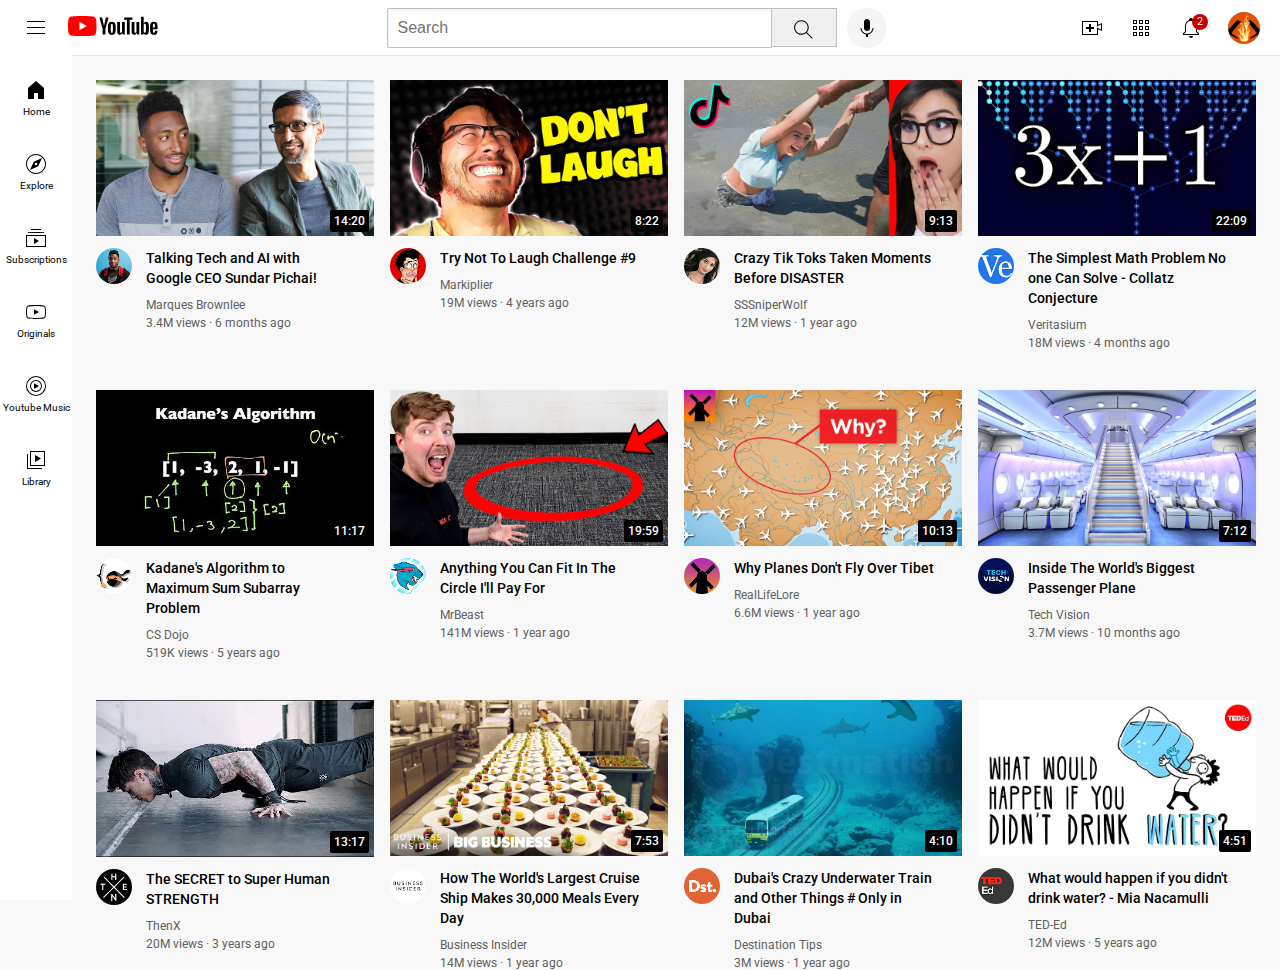
<file: index.html>
<!-- this is continuation of tut3 -->

<!DOCTYPE html>

<html>

<head>
    <title>Youtube.com Clone</title>
    <link rel="preconnect" href="https://fonts.googleapis.com">
    <link rel="preconnect" href="https://fonts.gstatic.com" crossorigin>
    <link href="https://fonts.googleapis.com/css2?family=Roboto:wght@400;500;700&display=swap" rel="stylesheet">
    <link rel="stylesheet" href="styles\video.css">
    <link rel="stylesheet" href="styles\header.css">
    <link rel="stylesheet" href="styles\general.css">
    <link rel="stylesheet" href="styles/sidebar.css">

</head>

<body>
    <!-- input is also a void element -->

    <!-- header, nav, main and section are semantic elements, meaning they are just normal divs but have a special name which can help 
    screen readers, search engine and bots to identify parts of our page -->
    <header class="header">
        <div class="left-section">
            <img class="hamburger-menu" src="icons/hamburger-menu.svg">
            <a href="youtube.html"><img class="youtube-logo" src="icons/youtube-logo.svg"></a>
        </div>
        <div class="middle-section">
            <input class="search-bar" type="text" placeholder="Search">
            <button class="search-button">
                <img class="search-icon" src="icons/search.svg">
                <div class="tooltip">Search</div>
            </button>
            <button class="voice-search-button">
                <img class="voice-search-icon" src="icons/voice-search-icon.svg">
                <div class="tooltip">Search with your voice</div>
            </button>
        </div>
        <div class="right-section">
            <div class="upload-icon-container">
                <img class="upload-icon" src="icons/upload.svg">
                <div class="tooltip">Create</div>
            </div>
            <div class="youtube-apps-container">
                <img class="youtube-apps-icon" src="icons/youtube-apps.svg">
                <div class="tooltip">YouTube apps</div>
            </div>

            <div class="notifications-icon-container">
                <img class="notifications-icon" src="icons/notifications.svg">
                <div class="notifications-count">2</div>
                <div class="tooltip">Notifications</div>
            </div>


            <img class="current-user-picture" src="channel-pictures/unnamed.jpg">
        </div>
    </header>

    <nav class="sidebar">
        <div class="sidebar-link">
            <img src="icons/home.svg">
            <div>Home</div>
        </div>
        <div class="sidebar-link">
            <img src="icons/explore.svg">
            <div>Explore</div>
        </div>
        <div class="sidebar-link">
            <img src="icons/subscriptions.svg">
            <div>Subscriptions</div>
        </div>
        <div class="sidebar-link">
            <img src="icons/originals.svg">
            <div>Originals</div>
        </div>
        <div class="sidebar-link">
            <img src="icons/youtube-music.svg">
            <div>Youtube Music</div>
        </div>
        <div class="sidebar-link">
            <img src="icons/library.svg">
            <div>Library</div>
        </div>
    </nav>


    <!-- img is also a void element -->
    <main>
        <section class="video-grid">
            <div class="video-preview">
                <div class="thumbnail-row">
                    <a href="https://www.youtube.com/watch?v=n2RNcPRtAiY"><img class="thumbnail"
                            src="thumbnails/thumbnail-1.webp"></a>
                    <!-- paragraph is a block element so it should take up the entire line 
                    but since it is inside a div it takes up the entire line only inside its container div -->
                    <div class="video-time">14:20</div>
                </div>
    
                <div class="video-info-grid">
                    <div class="channel-picture">
                        <a href="https://www.youtube.com/c/mkbhd"><img class="profile-picture"
                                src="channel-pictures/channel-1.jpeg"></a>
                    </div>
                    <div class="video-info">
                        <a href="https://www.youtube.com/watch?v=n2RNcPRtAiY" class="video-title-link">
                            <p class="video-title">Talking Tech and AI with Google CEO Sundar Pichai!</p>
                        </a>
                        <a href="https://www.youtube.com/c/mkbhd" class="channel-link">
                            <p class="video-author">Marques Brownlee</p>
                        </a>
                        <p class="video-stats">3.4M views &#183; 6 months ago</p>
                    </div>
    
                </div>
            </div>
    
            <div class="video-preview">
                <div class="thumbnail-row">
                    <a href="https://www.youtube.com/watch?v=mP0RAo9SKZk"><img class="thumbnail"
                            src="thumbnails/thumbnail-2.webp"></a>
                    <div class="video-time">8:22</div>
                </div>
    
                <div class="video-info-grid">
                    <div class="channel-picture">
                        <a href="https://www.youtube.com/c/markiplier"><img class="profile-picture"
                                src="channel-pictures/channel-2.jpeg"></a>
                    </div>
                    <div class="video-info">
                        <a href="https://www.youtube.com/watch?v=mP0RAo9SKZk" class="video-title-link">
                            <p class="video-title">Try Not To Laugh Challenge #9</p>
                        </a>
                        <a href="https://www.youtube.com/c/markiplier" class="channel-link">
                            <p class="video-author">Markiplier</p>
                        </a>
                        <p class="video-stats">19M views &#183; 4 years ago</p>
                    </div>
                </div>
            </div>
            <div class="video-preview">
                <div class="thumbnail-row">
                    <a href="https://www.youtube.com/watch?v=FgjPQQeTh1w"><img class="thumbnail"
                            src="thumbnails/thumbnail-3.webp"></a>
                    <div class="video-time">9:13</div>
                </div>
    
                <div class="video-info-grid">
                    <div class="channel-picture">
                        <a href="https://www.youtube.com/user/SSSniperWolf"><img class="profile-picture"
                                src="channel-pictures/channel-3.jpeg"></a>
                    </div>
                    <div class="video-info">
                        <a href="https://www.youtube.com/watch?v=FgjPQQeTh1w" class="video-title-link">
                            <p class="video-title">Crazy Tik Toks Taken Moments Before DISASTER</p>
                        </a>
                        <a href="https://www.youtube.com/user/SSSniperWolf" class="channel-link">
                            <p class="video-author">SSSniperWolf</p>
                        </a>
                        <p class="video-stats">12M views &#183; 1 year ago</p>
                    </div>
    
                </div>
            </div>
    
            <div class="video-preview">
                <div class="thumbnail-row">
                    <a href="https://www.youtube.com/watch?v=094y1Z2wpJg"><img class="thumbnail"
                            src="thumbnails/thumbnail-4.webp"></a>
                    <div class="video-time">22:09</div>
                </div>
    
                <div class="video-info-grid">
                    <div class="channel-picture">
                        <a href="https://www.youtube.com/c/veritasium"><img class="profile-picture"
                                src="channel-pictures/channel-4.jpeg"></a>
                    </div>
                    <div class="video-info">
                        <a href="https://www.youtube.com/watch?v=094y1Z2wpJg" class="video-title-link">
                            <p class="video-title">The Simplest Math Problem No one Can Solve - Collatz Conjecture</p>
                        </a>
                        <a href="https://www.youtube.com/c/veritasium" class="channel-link">
                            <p class="video-author">Veritasium</p>
                        </a>
                        <p class="video-stats">18M views &#183; 4 months ago</p>
                    </div>
                </div>
            </div>
    
            <div class="video-preview">
                <div class="thumbnail-row">
                    <a href="https://www.youtube.com/watch?v=86CQq3pKSUw"><img class="thumbnail"
                            src="thumbnails/thumbnail-5.webp"></a>
                    <div class="video-time">11:17</div>
                </div>
    
                <div class="video-info-grid">
                    <div class="channel-picture">
                        <a href="https://www.youtube.com/c/CSDojo"><img class="profile-picture" src="channel-pictures/channel-5.jpeg"></a>
                    </div>
                    <div class="video-info">
                        <a href="https://www.youtube.com/watch?v=86CQq3pKSUw" class="video-title-link">
                            <p class="video-title">Kadane's Algorithm to Maximum Sum Subarray Problem</p>
                        </a>
                        <a href="https://www.youtube.com/c/CSDojo" class="channel-link">
                            <p class="video-author">CS Dojo</p>
                        </a>
                        <p class="video-stats">519K views &#183; 5 years ago</p>
                    </div>
    
                </div>
            </div>
    
            <div class="video-preview">
                <div class="thumbnail-row">
                    <a href="https://www.youtube.com/watch?v=yXWw0_UfSFg"><img class="thumbnail"
                            src="thumbnails/thumbnail-6.webp"></a>
                    <div class="video-time">19:59</div>
                </div>
    
                <div class="video-info-grid">
                    <div class="channel-picture">
                        <a href="https://www.youtube.com/channel/UCX6OQ3DkcsbYNE6H8uQQuVA"><img class="profile-picture"
                                src="channel-pictures/channel-6.jpeg"></a>
                    </div>
                    <div class="video-info">
                        <a href="https://www.youtube.com/watch?v=yXWw0_UfSFg" class="video-title-link">
                            <p class="video-title">Anything You Can Fit In The Circle I'll Pay For</p>
                        </a>
                        <a href="https://www.youtube.com/channel/UCX6OQ3DkcsbYNE6H8uQQuVA" class="channel-link">
                            <p class="video-author">MrBeast</p>
                        </a>
                        <p class="video-stats">141M views &#183; 1 year ago</p>
                    </div>
                </div>
            </div>
    
            <div class="video-preview">
                <div class="thumbnail-row">
                    <a href="https://www.youtube.com/watch?v=fNVa1qMbF9Y"><img class="thumbnail"
                            src="thumbnails/thumbnail-7.webp"></a>
                    <div class="video-time">10:13</div>
                </div>
    
                <div class="video-info-grid">
                    <div class="channel-picture">
                        <a href="https://www.youtube.com/channel/UCP5tjEmvPItGyLhmjdwP7Ww"><img class="profile-picture"
                                src="channel-pictures/channel-7.jpeg"></a>
                    </div>
                    <div class="video-info">
                        <a href="https://www.youtube.com/watch?v=fNVa1qMbF9Y" class="video-title-link">
                            <p class="video-title">Why Planes Don't Fly Over Tibet</p>
                        </a>
                        <a href="https://www.youtube.com/channel/UCP5tjEmvPItGyLhmjdwP7Ww" class="channel-link">
                            <p class="video-author">RealLifeLore</p>
                        </a>
                        <p class="video-stats">6.6M views &#183; 1 year ago</p>
                    </div>
    
                </div>
            </div>
    
            <div class="video-preview">
                <div class="thumbnail-row">
                    <a href="https://www.youtube.com/watch?v=lFm4EM1juls"><img class="thumbnail"
                            src="thumbnails/thumbnail-8.webp"></a>
                    <div class="video-time">7:12</div>
                </div>
    
                <div class="video-info-grid">
                    <div class="channel-picture">
                        <a href="https://www.youtube.com/channel/UCHAK6CyegY22Zj2GWrcaIxg"><img class="profile-picture"
                                src="channel-pictures/channel-8.jpeg"></a>
                    </div>
                    <div class="video-info">
                        <a href="https://www.youtube.com/watch?v=lFm4EM1juls" class="video-title-link">
                            <p class="video-title">Inside The World's Biggest Passenger Plane</p>
                        </a>
                        <a href="https://www.youtube.com/channel/UCHAK6CyegY22Zj2GWrcaIxg" class="channel-link">
                            <p class="video-author">Tech Vision</p>
                        </a>
                        <p class="video-stats">3.7M views &#183; 10 months ago</p>
                    </div>
                </div>
            </div>
    
            <div class="video-preview">
                <div class="thumbnail-row">
                    <a href="https://www.youtube.com/watch?v=ixmxOlcrlUc"><img class="thumbnail"
                            src="thumbnails/thumbnail-9.webp"></a>
                    <div class="video-time">13:17</div>
                </div>
    
                <div class="video-info-grid">
                    <div class="channel-picture">
                        <a href="https://www.youtube.com/c/OFFICIALTHENXSTUDIOS"><img class="profile-picture"
                                src="channel-pictures/channel-9.jpeg"></a>
                    </div>
                    <div class="video-info">
                        <a href="https://www.youtube.com/watch?v=ixmxOlcrlUc" class="video-title-link">
                            <p class="video-title">The SECRET to Super Human STRENGTH</p>
                        </a>
                        <a href="https://www.youtube.com/c/OFFICIALTHENXSTUDIOS" class="channel-link">
                            <p class="video-author">ThenX</p>
                        </a>
                        <p class="video-stats">20M views &#183; 3 years ago</p>
                    </div>
    
                </div>
            </div>
    
            <div class="video-preview">
                <div class="thumbnail-row">
                    <a href="https://www.youtube.com/watch?v=R2vXbFp5C9o"><img class="thumbnail"
                            src="thumbnails/thumbnail-10.webp"></a>
                    <div class="video-time">7:53</div>
                </div>
    
                <div class="video-info-grid">
                    <div class="channel-picture">
                        <a href="https://www.youtube.com/user/businessinsider"><img class="profile-picture"
                                src="channel-pictures/channel-10.jpeg"></a>
                    </div>
                    <div class="video-info">
                        <a href="https://www.youtube.com/watch?v=R2vXbFp5C9o" class="video-title-link">
                            <p class="video-title">How The World's Largest Cruise Ship Makes 30,000 Meals Every Day</p>
                        </a>
                        <a href="https://www.youtube.com/user/businessinsider" class="channel-link">
                            <p class="video-author">Business Insider</p>
                        </a>
                        <p class="video-stats">14M views &#183; 1 year ago</p>
                    </div>
    
                </div>
            </div>
    
            <div class="video-preview">
                <div class="thumbnail-row">
                    <a href="https://www.youtube.com/watch?v=0nZuYyXET3s"><img class="thumbnail"
                            src="thumbnails/thumbnail-11.webp"></a>
                    <div class="video-time">4:10</div>
                </div>
    
                <div class="video-info-grid">
                    <div class="channel-picture">
                        <a href="https://www.youtube.com/c/Destinationtips"><img class="profile-picture"
                                src="channel-pictures/channel-11.jpeg"></a>
                    </div>
                    <div class="video-info">
                        <a href="https://www.youtube.com/watch?v=0nZuYyXET3s" class="video-title-link">
                            <p class="video-title">Dubai's Crazy Underwater Train and Other Things # Only in Dubai</p>
                        </a>
                        <a href="https://www.youtube.com/c/Destinationtips" class="channel-link">
                            <p class="video-author">Destination Tips</p>
                        </a>
                        <p class="video-stats">3M views &#183; 1 year ago</p>
                    </div>
                </div>
            </div>
    
            <div class="video-preview">
                <div class="thumbnail-row">
                    <a href="https://www.youtube.com/watch?v=9iMGFqMmUFs"><img class="thumbnail"
                            src="thumbnails/thumbnail-12.webp"></a>
                    <div class="video-time">4:51</div>
                </div>
    
                <div class="video-info-grid">
                    <div class="channel-picture">
                        <a href="https://www.youtube.com/teded"><img class="profile-picture"
                                src="channel-pictures/channel-12.jpeg"></a>
                    </div>
                    <div class="video-info">
                        <a href="https://www.youtube.com/watch?v=9iMGFqMmUFs" class="video-title-link">
                            <p class="video-title">What would happen if you didn't drink water? - Mia Nacamulli</p>
                        </a>
                        <a href="https://www.youtube.com/teded" class="channel-link">
                            <p class="video-author">TED-Ed</p>
                        </a>
                        <p class="video-stats">12M views &#183; 5 years ago</p>
                    </div>
    
                </div>
            </div>
        </section>
    </main>
    


</body>

</html>
</file>
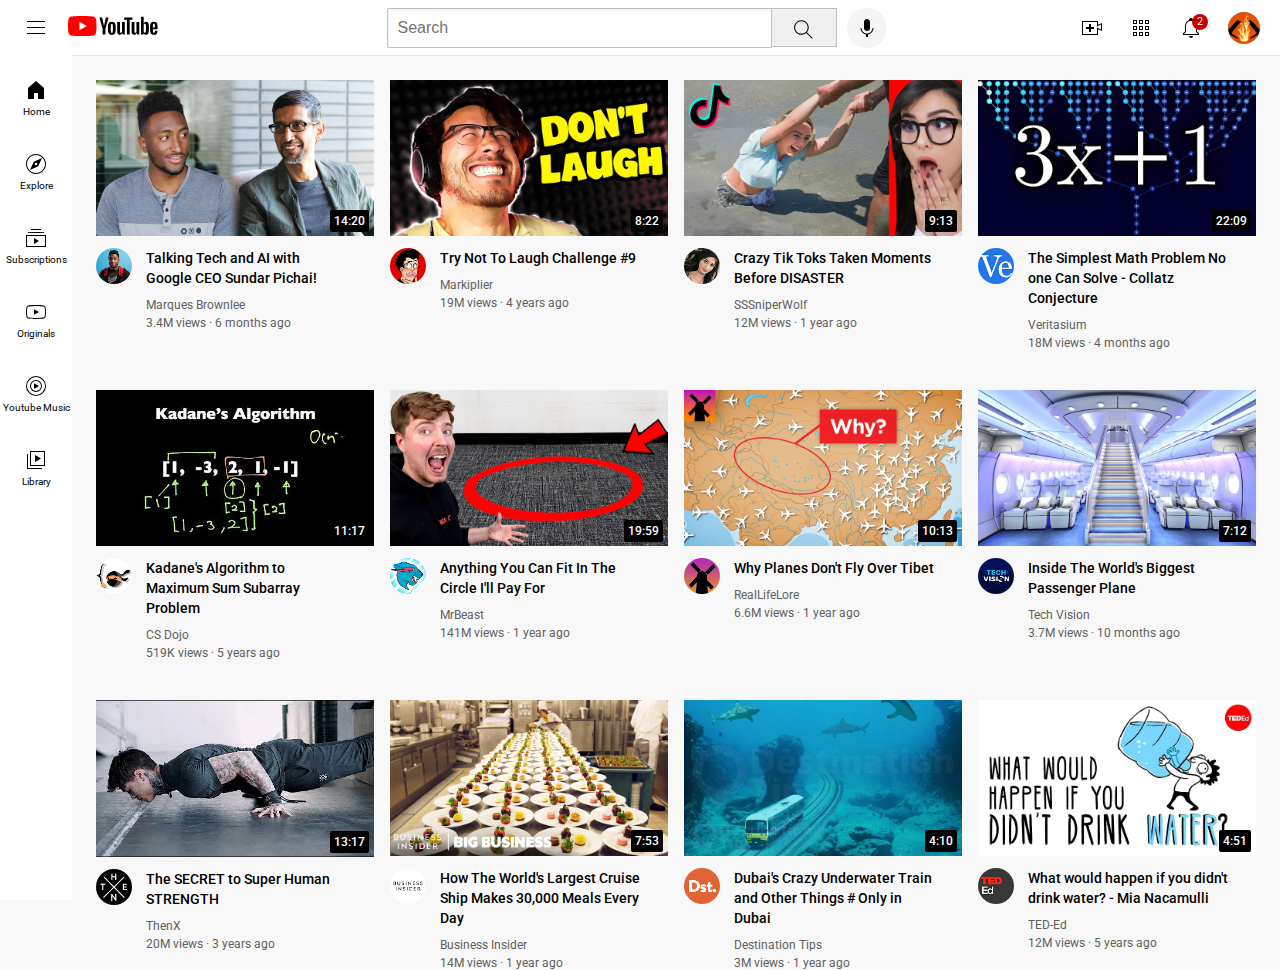
<file: youtube.html>
<!-- this is continuation of tut3 -->

<!DOCTYPE html>

<html>

<head>
    <title>Youtube.com Clone</title>
    <link rel="preconnect" href="https://fonts.googleapis.com">
    <link rel="preconnect" href="https://fonts.gstatic.com" crossorigin>
    <link href="https://fonts.googleapis.com/css2?family=Roboto:wght@400;500;700&display=swap" rel="stylesheet">
    <link rel="stylesheet" href="styles\video.css">
    <link rel="stylesheet" href="styles\header.css">
    <link rel="stylesheet" href="styles\general.css">
    <link rel="stylesheet" href="styles/sidebar.css">

</head>

<body>
    <!-- input is also a void element -->

    <!-- header, nav, main and section are semantic elements, meaning they are just normal divs but have a special name which can help 
    screen readers, search engine and bots to identify parts of our page -->
    <header class="header">
        <div class="left-section">
            <img class="hamburger-menu" src="icons/hamburger-menu.svg">
            <a href="youtube.html"><img class="youtube-logo" src="icons/youtube-logo.svg"></a>
        </div>
        <div class="middle-section">
            <input class="search-bar" type="text" placeholder="Search">
            <button class="search-button">
                <img class="search-icon" src="icons/search.svg">
                <div class="tooltip">Search</div>
            </button>
            <button class="voice-search-button">
                <img class="voice-search-icon" src="icons/voice-search-icon.svg">
                <div class="tooltip">Search with your voice</div>
            </button>
        </div>
        <div class="right-section">
            <div class="upload-icon-container">
                <img class="upload-icon" src="icons/upload.svg">
                <div class="tooltip">Create</div>
            </div>
            <div class="youtube-apps-container">
                <img class="youtube-apps-icon" src="icons/youtube-apps.svg">
                <div class="tooltip">YouTube apps</div>
            </div>

            <div class="notifications-icon-container">
                <img class="notifications-icon" src="icons/notifications.svg">
                <div class="notifications-count">2</div>
                <div class="tooltip">Notifications</div>
            </div>


            <img class="current-user-picture" src="channel-pictures/unnamed.jpg">
        </div>
    </header>

    <nav class="sidebar">
        <div class="sidebar-link">
            <img src="icons/home.svg">
            <div>Home</div>
        </div>
        <div class="sidebar-link">
            <img src="icons/explore.svg">
            <div>Explore</div>
        </div>
        <div class="sidebar-link">
            <img src="icons/subscriptions.svg">
            <div>Subscriptions</div>
        </div>
        <div class="sidebar-link">
            <img src="icons/originals.svg">
            <div>Originals</div>
        </div>
        <div class="sidebar-link">
            <img src="icons/youtube-music.svg">
            <div>Youtube Music</div>
        </div>
        <div class="sidebar-link">
            <img src="icons/library.svg">
            <div>Library</div>
        </div>
    </nav>


    <!-- img is also a void element -->
    <main>
        <section class="video-grid">
            <div class="video-preview">
                <div class="thumbnail-row">
                    <a href="https://www.youtube.com/watch?v=n2RNcPRtAiY"><img class="thumbnail"
                            src="thumbnails/thumbnail-1.webp"></a>
                    <!-- paragraph is a block element so it should take up the entire line 
                    but since it is inside a div it takes up the entire line only inside its container div -->
                    <div class="video-time">14:20</div>
                </div>
    
                <div class="video-info-grid">
                    <div class="channel-picture">
                        <a href="https://www.youtube.com/c/mkbhd"><img class="profile-picture"
                                src="channel-pictures/channel-1.jpeg"></a>
                    </div>
                    <div class="video-info">
                        <a href="https://www.youtube.com/watch?v=n2RNcPRtAiY" class="video-title-link">
                            <p class="video-title">Talking Tech and AI with Google CEO Sundar Pichai!</p>
                        </a>
                        <a href="https://www.youtube.com/c/mkbhd" class="channel-link">
                            <p class="video-author">Marques Brownlee</p>
                        </a>
                        <p class="video-stats">3.4M views &#183; 6 months ago</p>
                    </div>
    
                </div>
            </div>
    
            <div class="video-preview">
                <div class="thumbnail-row">
                    <a href="https://www.youtube.com/watch?v=mP0RAo9SKZk"><img class="thumbnail"
                            src="thumbnails/thumbnail-2.webp"></a>
                    <div class="video-time">8:22</div>
                </div>
    
                <div class="video-info-grid">
                    <div class="channel-picture">
                        <a href="https://www.youtube.com/c/markiplier"><img class="profile-picture"
                                src="channel-pictures/channel-2.jpeg"></a>
                    </div>
                    <div class="video-info">
                        <a href="https://www.youtube.com/watch?v=mP0RAo9SKZk" class="video-title-link">
                            <p class="video-title">Try Not To Laugh Challenge #9</p>
                        </a>
                        <a href="https://www.youtube.com/c/markiplier" class="channel-link">
                            <p class="video-author">Markiplier</p>
                        </a>
                        <p class="video-stats">19M views &#183; 4 years ago</p>
                    </div>
                </div>
            </div>
            <div class="video-preview">
                <div class="thumbnail-row">
                    <a href="https://www.youtube.com/watch?v=FgjPQQeTh1w"><img class="thumbnail"
                            src="thumbnails/thumbnail-3.webp"></a>
                    <div class="video-time">9:13</div>
                </div>
    
                <div class="video-info-grid">
                    <div class="channel-picture">
                        <a href="https://www.youtube.com/user/SSSniperWolf"><img class="profile-picture"
                                src="channel-pictures/channel-3.jpeg"></a>
                    </div>
                    <div class="video-info">
                        <a href="https://www.youtube.com/watch?v=FgjPQQeTh1w" class="video-title-link">
                            <p class="video-title">Crazy Tik Toks Taken Moments Before DISASTER</p>
                        </a>
                        <a href="https://www.youtube.com/user/SSSniperWolf" class="channel-link">
                            <p class="video-author">SSSniperWolf</p>
                        </a>
                        <p class="video-stats">12M views &#183; 1 year ago</p>
                    </div>
    
                </div>
            </div>
    
            <div class="video-preview">
                <div class="thumbnail-row">
                    <a href="https://www.youtube.com/watch?v=094y1Z2wpJg"><img class="thumbnail"
                            src="thumbnails/thumbnail-4.webp"></a>
                    <div class="video-time">22:09</div>
                </div>
    
                <div class="video-info-grid">
                    <div class="channel-picture">
                        <a href="https://www.youtube.com/c/veritasium"><img class="profile-picture"
                                src="channel-pictures/channel-4.jpeg"></a>
                    </div>
                    <div class="video-info">
                        <a href="https://www.youtube.com/watch?v=094y1Z2wpJg" class="video-title-link">
                            <p class="video-title">The Simplest Math Problem No one Can Solve - Collatz Conjecture</p>
                        </a>
                        <a href="https://www.youtube.com/c/veritasium" class="channel-link">
                            <p class="video-author">Veritasium</p>
                        </a>
                        <p class="video-stats">18M views &#183; 4 months ago</p>
                    </div>
                </div>
            </div>
    
            <div class="video-preview">
                <div class="thumbnail-row">
                    <a href="https://www.youtube.com/watch?v=86CQq3pKSUw"><img class="thumbnail"
                            src="thumbnails/thumbnail-5.webp"></a>
                    <div class="video-time">11:17</div>
                </div>
    
                <div class="video-info-grid">
                    <div class="channel-picture">
                        <a href="https://www.youtube.com/c/CSDojo"><img class="profile-picture" src="channel-pictures/channel-5.jpeg"></a>
                    </div>
                    <div class="video-info">
                        <a href="https://www.youtube.com/watch?v=86CQq3pKSUw" class="video-title-link">
                            <p class="video-title">Kadane's Algorithm to Maximum Sum Subarray Problem</p>
                        </a>
                        <a href="https://www.youtube.com/c/CSDojo" class="channel-link">
                            <p class="video-author">CS Dojo</p>
                        </a>
                        <p class="video-stats">519K views &#183; 5 years ago</p>
                    </div>
    
                </div>
            </div>
    
            <div class="video-preview">
                <div class="thumbnail-row">
                    <a href="https://www.youtube.com/watch?v=yXWw0_UfSFg"><img class="thumbnail"
                            src="thumbnails/thumbnail-6.webp"></a>
                    <div class="video-time">19:59</div>
                </div>
    
                <div class="video-info-grid">
                    <div class="channel-picture">
                        <a href="https://www.youtube.com/channel/UCX6OQ3DkcsbYNE6H8uQQuVA"><img class="profile-picture"
                                src="channel-pictures/channel-6.jpeg"></a>
                    </div>
                    <div class="video-info">
                        <a href="https://www.youtube.com/watch?v=yXWw0_UfSFg" class="video-title-link">
                            <p class="video-title">Anything You Can Fit In The Circle I'll Pay For</p>
                        </a>
                        <a href="https://www.youtube.com/channel/UCX6OQ3DkcsbYNE6H8uQQuVA" class="channel-link">
                            <p class="video-author">MrBeast</p>
                        </a>
                        <p class="video-stats">141M views &#183; 1 year ago</p>
                    </div>
                </div>
            </div>
    
            <div class="video-preview">
                <div class="thumbnail-row">
                    <a href="https://www.youtube.com/watch?v=fNVa1qMbF9Y"><img class="thumbnail"
                            src="thumbnails/thumbnail-7.webp"></a>
                    <div class="video-time">10:13</div>
                </div>
    
                <div class="video-info-grid">
                    <div class="channel-picture">
                        <a href="https://www.youtube.com/channel/UCP5tjEmvPItGyLhmjdwP7Ww"><img class="profile-picture"
                                src="channel-pictures/channel-7.jpeg"></a>
                    </div>
                    <div class="video-info">
                        <a href="https://www.youtube.com/watch?v=fNVa1qMbF9Y" class="video-title-link">
                            <p class="video-title">Why Planes Don't Fly Over Tibet</p>
                        </a>
                        <a href="https://www.youtube.com/channel/UCP5tjEmvPItGyLhmjdwP7Ww" class="channel-link">
                            <p class="video-author">RealLifeLore</p>
                        </a>
                        <p class="video-stats">6.6M views &#183; 1 year ago</p>
                    </div>
    
                </div>
            </div>
    
            <div class="video-preview">
                <div class="thumbnail-row">
                    <a href="https://www.youtube.com/watch?v=lFm4EM1juls"><img class="thumbnail"
                            src="thumbnails/thumbnail-8.webp"></a>
                    <div class="video-time">7:12</div>
                </div>
    
                <div class="video-info-grid">
                    <div class="channel-picture">
                        <a href="https://www.youtube.com/channel/UCHAK6CyegY22Zj2GWrcaIxg"><img class="profile-picture"
                                src="channel-pictures/channel-8.jpeg"></a>
                    </div>
                    <div class="video-info">
                        <a href="https://www.youtube.com/watch?v=lFm4EM1juls" class="video-title-link">
                            <p class="video-title">Inside The World's Biggest Passenger Plane</p>
                        </a>
                        <a href="https://www.youtube.com/channel/UCHAK6CyegY22Zj2GWrcaIxg" class="channel-link">
                            <p class="video-author">Tech Vision</p>
                        </a>
                        <p class="video-stats">3.7M views &#183; 10 months ago</p>
                    </div>
                </div>
            </div>
    
            <div class="video-preview">
                <div class="thumbnail-row">
                    <a href="https://www.youtube.com/watch?v=ixmxOlcrlUc"><img class="thumbnail"
                            src="thumbnails/thumbnail-9.webp"></a>
                    <div class="video-time">13:17</div>
                </div>
    
                <div class="video-info-grid">
                    <div class="channel-picture">
                        <a href="https://www.youtube.com/c/OFFICIALTHENXSTUDIOS"><img class="profile-picture"
                                src="channel-pictures/channel-9.jpeg"></a>
                    </div>
                    <div class="video-info">
                        <a href="https://www.youtube.com/watch?v=ixmxOlcrlUc" class="video-title-link">
                            <p class="video-title">The SECRET to Super Human STRENGTH</p>
                        </a>
                        <a href="https://www.youtube.com/c/OFFICIALTHENXSTUDIOS" class="channel-link">
                            <p class="video-author">ThenX</p>
                        </a>
                        <p class="video-stats">20M views &#183; 3 years ago</p>
                    </div>
    
                </div>
            </div>
    
            <div class="video-preview">
                <div class="thumbnail-row">
                    <a href="https://www.youtube.com/watch?v=R2vXbFp5C9o"><img class="thumbnail"
                            src="thumbnails/thumbnail-10.webp"></a>
                    <div class="video-time">7:53</div>
                </div>
    
                <div class="video-info-grid">
                    <div class="channel-picture">
                        <a href="https://www.youtube.com/user/businessinsider"><img class="profile-picture"
                                src="channel-pictures/channel-10.jpeg"></a>
                    </div>
                    <div class="video-info">
                        <a href="https://www.youtube.com/watch?v=R2vXbFp5C9o" class="video-title-link">
                            <p class="video-title">How The World's Largest Cruise Ship Makes 30,000 Meals Every Day</p>
                        </a>
                        <a href="https://www.youtube.com/user/businessinsider" class="channel-link">
                            <p class="video-author">Business Insider</p>
                        </a>
                        <p class="video-stats">14M views &#183; 1 year ago</p>
                    </div>
    
                </div>
            </div>
    
            <div class="video-preview">
                <div class="thumbnail-row">
                    <a href="https://www.youtube.com/watch?v=0nZuYyXET3s"><img class="thumbnail"
                            src="thumbnails/thumbnail-11.webp"></a>
                    <div class="video-time">4:10</div>
                </div>
    
                <div class="video-info-grid">
                    <div class="channel-picture">
                        <a href="https://www.youtube.com/c/Destinationtips"><img class="profile-picture"
                                src="channel-pictures/channel-11.jpeg"></a>
                    </div>
                    <div class="video-info">
                        <a href="https://www.youtube.com/watch?v=0nZuYyXET3s" class="video-title-link">
                            <p class="video-title">Dubai's Crazy Underwater Train and Other Things # Only in Dubai</p>
                        </a>
                        <a href="https://www.youtube.com/c/Destinationtips" class="channel-link">
                            <p class="video-author">Destination Tips</p>
                        </a>
                        <p class="video-stats">3M views &#183; 1 year ago</p>
                    </div>
                </div>
            </div>
    
            <div class="video-preview">
                <div class="thumbnail-row">
                    <a href="https://www.youtube.com/watch?v=9iMGFqMmUFs"><img class="thumbnail"
                            src="thumbnails/thumbnail-12.webp"></a>
                    <div class="video-time">4:51</div>
                </div>
    
                <div class="video-info-grid">
                    <div class="channel-picture">
                        <a href="https://www.youtube.com/teded"><img class="profile-picture"
                                src="channel-pictures/channel-12.jpeg"></a>
                    </div>
                    <div class="video-info">
                        <a href="https://www.youtube.com/watch?v=9iMGFqMmUFs" class="video-title-link">
                            <p class="video-title">What would happen if you didn't drink water? - Mia Nacamulli</p>
                        </a>
                        <a href="https://www.youtube.com/teded" class="channel-link">
                            <p class="video-author">TED-Ed</p>
                        </a>
                        <p class="video-stats">12M views &#183; 5 years ago</p>
                    </div>
    
                </div>
            </div>
        </section>
    </main>
    


</body>

</html>
</file>
<file: styles/sidebar.css>
.sidebar {
    background-color: white;
    position: fixed;
    left: 0;
    bottom: 0;
    top: 55px;
    width: 72px;
    /* border-right-width: 1px;
    border-right-style: solid;
    border-right-color: rgb(240, 240, 240); */
    z-index: 200;
    padding-top: 5px;
}

.sidebar-link {
    height: 74px;
    display: flex;
    flex-direction: column;
    justify-content: center;
    align-items: center;
}

.sidebar-link:hover {
    background-color: rgb(235, 235, 235);
    cursor: pointer;
}


/* combined two selectors here, 
targetting all images inside sidebar-link class */
.sidebar-link img {
    height: 24px;
    margin-bottom: 4px;
}

.sidebar-link div {
    font-family: Roboto, Arial;
    font-size: 10px;
}
</file>
